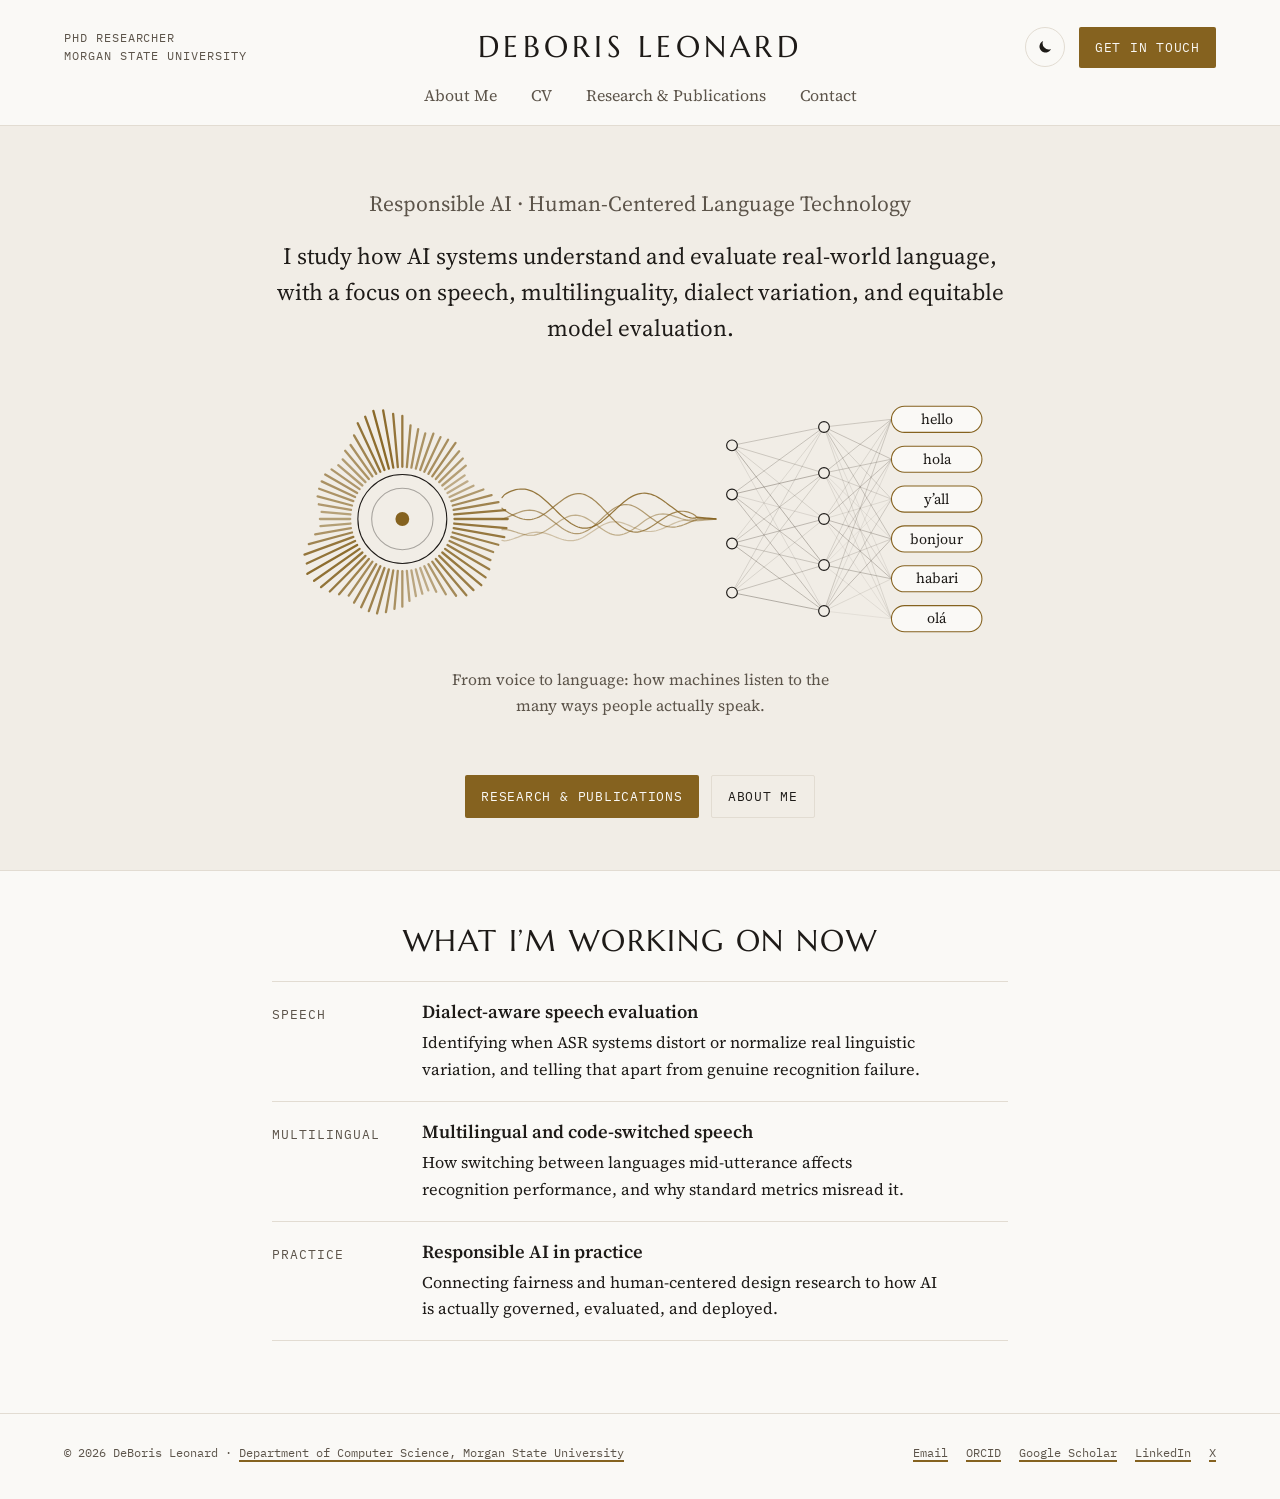
<file: index.html>
<!doctype html>
<html lang="en">
<head>
<meta charset="utf-8">
<meta name="viewport" content="width=device-width, initial-scale=1, viewport-fit=cover">
<meta name="color-scheme" content="light dark">
<title>DeBoris Leonard</title>
<meta name="description" content="DeBoris Leonard, PhD researcher in responsible AI and human-centered language technology at Morgan State University.">
<link rel="preconnect" href="https://fonts.googleapis.com">
<link rel="preconnect" href="https://fonts.gstatic.com" crossorigin>
<link rel="stylesheet" href="https://fonts.googleapis.com/css2?family=IBM+Plex+Mono:wght@400;500&family=Marcellus&family=Source+Serif+4:ital,opsz,wght@0,8..60,400;0,8..60,600;1,8..60,400&display=swap">
<link rel="stylesheet" href="style.css">
<script>try{var t=localStorage.getItem('theme');if(t==='light'||t==='dark')document.documentElement.setAttribute('data-theme',t)}catch(e){}</script>
</head>
<body>
<header class="site-header">
  <div class="bar">
    <div class="affil">PhD Researcher<br>Morgan State University</div>
    <a class="name" href="./">DeBoris Leonard</a>
    <div class="cta-wrap"><button class="theme-btn" type="button" id="theme-btn" aria-label="Switch to dark mode"><svg class="i-moon" viewBox="0 0 24 24" aria-hidden="true"><path d="M20 14.5A8 8 0 0 1 9.5 4a8 8 0 1 0 10.5 10.5z"/></svg><svg class="i-sun" viewBox="0 0 24 24" aria-hidden="true"><circle cx="12" cy="12" r="4.2"/><path d="M12 2.5v2.2M12 19.3v2.2M2.5 12h2.2M19.3 12h2.2M5.3 5.3l1.6 1.6M17.1 17.1l1.6 1.6M5.3 18.7l1.6-1.6M17.1 6.9l1.6-1.6"/></svg></button><a class="btn" href="contact.html">Get in touch</a></div>
    <button class="menu-btn" type="button" aria-controls="site-nav" aria-expanded="false" aria-label="Open menu"><span></span><span></span></button>
  </div>
  <nav class="nav" id="site-nav" aria-label="Primary">
    <ul><li><a href="about.html">About Me</a></li><li><a href="cv.html">CV</a></li><li><a href="research.html">Research &amp; Publications</a></li><li><a href="contact.html">Contact</a></li></ul>
    <div class="mobile-extra"><a href="contact.html#email">Email</a><a href="https://orcid.org/0009-0004-9629-7896">ORCID</a><a href="https://scholar.google.com/citations?user=uia6FFUAAAAJ">Google Scholar</a><a href="https://www.linkedin.com/in/deboris-leonard-57173354">LinkedIn</a><a href="https://x.com/Phrozen_Ten">X</a></div>
  </nav>
</header>
<section class="hero-band"><div class="hero-inner">
<div class="hero-grid centered">
  <div>
    <p class="who">PhD Researcher · Morgan State University</p>
    <p class="tagline">Responsible AI · Human-Centered Language Technology</p>
    <p class="lede">I study how AI systems understand and evaluate real-world language, with a focus on speech, multilinguality, dialect variation, and equitable model evaluation.</p>
  </div>
  <figure class="illo">
    <svg viewBox="0 0 960 360" role="img" aria-labelledby="illo-title illo-desc" preserveAspectRatio="xMidYMid meet"><title id="illo-title">From voice to language</title><desc id="illo-desc">A glowing circle of sound bars represents a speaking voice. Sound waves flow from it into a network of connected nodes that ends in greetings from different languages and varieties: hello, hola, y’all, bonjour, habari, and olá.</desc><polyline class="flow" stroke-opacity="0.85" points="300,152.0 303,148.5 306,146.6 309,145.0 312,143.7 315,142.6 318,141.8 321,141.2 324,140.9 327,140.9 330,141.1 333,141.7 336,142.6 339,143.7 342,145.1 345,146.9 348,148.8 351,151.0 354,153.5 357,156.1 360,158.8 363,161.7 366,164.6 369,167.5 372,170.5 375,173.4 378,176.2 381,178.9 384,181.4 387,183.7 390,185.8 393,187.6 396,189.2 399,190.4 402,191.3 405,191.8 408,192.0 411,191.8 414,191.3 417,190.5 420,189.3 423,187.8 426,186.1 429,184.1 432,181.8 435,179.4 438,176.8 441,174.1 444,171.4 447,168.6 450,165.8 453,163.0 456,160.4 459,157.9 462,155.6 465,153.4 468,151.5 471,149.9 474,148.6 477,147.5 480,146.8 483,146.4 486,146.3 489,146.5 492,147.1 495,147.9 498,149.1 501,150.4 504,152.1 507,153.9 510,155.9 513,158.0 516,160.3 519,162.6 522,164.8 525,167.1 528,169.3 531,171.4 534,173.3 537,175.0 540,176.5 543,177.7 546,178.6 549,179.0 552,178.9 555,177.5 558,177.8 561,178.1 564,178.4 567,178.7 570,179.0 573,179.3 576,179.6 579,179.9"/><polyline class="flow" stroke-opacity="0.72" points="300,166.0 303,168.5 306,170.3 309,172.1 312,173.8 315,175.3 318,176.8 321,178.1 324,179.1 327,180.0 330,180.5 333,180.8 336,180.7 339,180.4 342,179.7 345,178.7 348,177.5 351,175.9 354,174.1 357,172.1 360,169.9 363,167.6 366,165.2 369,162.8 372,160.4 375,158.0 378,155.8 381,153.7 384,151.8 387,150.2 390,148.8 393,147.8 396,147.2 399,146.9 402,147.0 405,147.4 408,148.3 411,149.6 414,151.2 417,153.1 420,155.4 423,157.9 426,160.7 429,163.6 432,166.7 435,169.9 438,173.1 441,176.3 444,179.4 447,182.4 450,185.2 453,187.8 456,190.1 459,192.2 462,193.9 465,195.2 468,196.2 471,196.9 474,197.1 477,197.0 480,196.5 483,195.7 486,194.6 489,193.2 492,191.6 495,189.8 498,187.9 501,185.8 504,183.7 507,181.6 510,179.6 513,177.6 516,175.8 519,174.2 522,172.7 525,171.6 528,170.7 531,170.1 534,169.9 537,169.9 540,170.3 543,171.0 546,172.1 549,173.5 552,175.5 555,178.7 558,178.9 561,179.0 564,179.2 567,179.3 570,179.5 573,179.6 576,179.8 579,179.9"/><polyline class="flow" stroke-opacity="0.59" points="300,180.0 303,179.1 306,178.1 309,176.9 312,175.6 315,174.3 318,173.0 321,171.8 324,170.7 327,169.8 330,169.1 333,168.7 336,168.5 339,168.7 342,169.1 345,169.9 348,171.0 351,172.4 354,174.0 357,175.9 360,178.0 363,180.2 366,182.5 369,184.9 372,187.2 375,189.5 378,191.7 381,193.6 384,195.4 387,196.8 390,197.9 393,198.7 396,199.1 399,199.1 402,198.7 405,197.9 408,196.7 411,195.2 414,193.3 417,191.1 420,188.7 423,186.1 426,183.4 429,180.6 432,177.8 435,175.0 438,172.3 441,169.9 444,167.6 447,165.7 450,164.0 453,162.7 456,161.8 459,161.3 462,161.1 465,161.4 468,162.0 471,163.0 474,164.4 477,166.0 480,167.8 483,169.9 486,172.1 489,174.4 492,176.7 495,178.9 498,181.1 501,183.2 504,185.0 507,186.7 510,188.1 513,189.2 516,190.0 519,190.4 522,190.6 525,190.5 528,190.1 531,189.4 534,188.6 537,187.5 540,186.3 543,185.1 546,183.8 549,182.5 552,181.3 555,180.0 558,180.0 561,180.0 564,180.0 567,180.0 570,180.0 573,180.0 576,180.0 579,180.0"/><polyline class="flow" stroke-opacity="0.46" points="300,194.0 303,193.7 306,193.9 309,194.5 312,195.2 315,196.1 318,197.0 321,198.0 324,198.9 327,199.7 330,200.4 333,200.9 336,201.2 339,201.2 342,200.9 345,200.4 348,199.5 351,198.4 354,197.0 357,195.3 360,193.5 363,191.5 366,189.4 369,187.2 372,185.1 375,183.0 378,181.1 381,179.3 384,177.8 387,176.6 390,175.7 393,175.2 396,175.0 399,175.2 402,175.8 405,176.7 408,177.9 411,179.5 414,181.3 417,183.3 420,185.4 423,187.6 426,189.9 429,192.0 432,194.1 435,196.0 438,197.6 441,199.0 444,200.0 447,200.7 450,201.0 453,200.9 456,200.4 459,199.6 462,198.5 465,197.0 468,195.3 471,193.3 474,191.2 477,189.0 480,186.8 483,184.5 486,182.4 489,180.4 492,178.6 495,177.0 498,175.7 501,174.7 504,173.9 507,173.5 510,173.4 513,173.6 516,174.0 519,174.7 522,175.5 525,176.5 528,177.5 531,178.6 534,179.7 537,180.6 540,181.5 543,182.1 546,182.6 549,182.7 552,182.4 555,181.3 558,181.1 561,181.0 564,180.8 567,180.7 570,180.5 573,180.4 576,180.2 579,180.1"/><polyline class="flow" stroke-opacity="0.33" points="300,208.0 303,208.4 306,208.1 309,207.5 312,206.7 315,205.8 318,204.7 321,203.6 324,202.4 327,201.3 330,200.2 333,199.2 336,198.4 339,197.8 342,197.4 345,197.2 348,197.3 351,197.6 354,198.1 357,198.8 360,199.7 363,200.8 366,201.9 369,203.1 372,204.3 375,205.4 378,206.4 381,207.2 384,207.8 387,208.2 390,208.3 393,208.1 396,207.6 399,206.8 402,205.7 405,204.4 408,202.8 411,201.0 414,199.0 417,197.0 420,194.9 423,192.9 426,191.0 429,189.2 432,187.5 435,186.2 438,185.1 441,184.2 444,183.7 447,183.6 450,183.7 453,184.1 456,184.8 459,185.7 462,186.8 465,188.0 468,189.3 471,190.7 474,191.9 477,193.1 480,194.2 483,195.1 486,195.8 489,196.2 492,196.3 495,196.2 498,195.9 501,195.3 504,194.4 507,193.4 510,192.2 513,190.9 516,189.5 519,188.1 522,186.7 525,185.4 528,184.2 531,183.2 534,182.3 537,181.7 540,181.2 543,181.0 546,180.9 549,181.1 552,181.5 555,182.5 558,182.2 561,181.9 564,181.6 567,181.3 570,181.0 573,180.7 576,180.4 579,180.1"/><line class="edge" x1="600" y1="84" x2="720" y2="60" stroke-opacity="0.37"/><line class="edge" x1="600" y1="84" x2="720" y2="120" stroke-opacity="0.33"/><line class="edge" x1="600" y1="84" x2="720" y2="180" stroke-opacity="0.24"/><line class="edge" x1="600" y1="84" x2="720" y2="240" stroke-opacity="0.53"/><line class="edge" x1="600" y1="84" x2="720" y2="300" stroke-opacity="0.18"/><line class="edge" x1="600" y1="148" x2="720" y2="60" stroke-opacity="0.38"/><line class="edge" x1="600" y1="148" x2="720" y2="120" stroke-opacity="0.54"/><line class="edge" x1="600" y1="148" x2="720" y2="180" stroke-opacity="0.21"/><line class="edge" x1="600" y1="148" x2="720" y2="240" stroke-opacity="0.40"/><line class="edge" x1="600" y1="148" x2="720" y2="300" stroke-opacity="0.43"/><line class="edge" x1="600" y1="212" x2="720" y2="60" stroke-opacity="0.20"/><line class="edge" x1="600" y1="212" x2="720" y2="120" stroke-opacity="0.33"/><line class="edge" x1="600" y1="212" x2="720" y2="180" stroke-opacity="0.46"/><line class="edge" x1="600" y1="212" x2="720" y2="240" stroke-opacity="0.36"/><line class="edge" x1="600" y1="212" x2="720" y2="300" stroke-opacity="0.47"/><line class="edge" x1="600" y1="276" x2="720" y2="60" stroke-opacity="0.24"/><line class="edge" x1="600" y1="276" x2="720" y2="120" stroke-opacity="0.28"/><line class="edge" x1="600" y1="276" x2="720" y2="180" stroke-opacity="0.22"/><line class="edge" x1="600" y1="276" x2="720" y2="240" stroke-opacity="0.38"/><line class="edge" x1="600" y1="276" x2="720" y2="300" stroke-opacity="0.55"/><line class="edge" x1="720" y1="60" x2="808" y2="50" stroke-opacity="0.33"/><line class="edge" x1="720" y1="60" x2="808" y2="102" stroke-opacity="0.39"/><line class="edge" x1="720" y1="60" x2="808" y2="154" stroke-opacity="0.25"/><line class="edge" x1="720" y1="60" x2="808" y2="206" stroke-opacity="0.38"/><line class="edge" x1="720" y1="60" x2="808" y2="258" stroke-opacity="0.16"/><line class="edge" x1="720" y1="60" x2="808" y2="310" stroke-opacity="0.22"/><line class="edge" x1="720" y1="120" x2="808" y2="50" stroke-opacity="0.36"/><line class="edge" x1="720" y1="120" x2="808" y2="102" stroke-opacity="0.37"/><line class="edge" x1="720" y1="120" x2="808" y2="154" stroke-opacity="0.27"/><line class="edge" x1="720" y1="120" x2="808" y2="206" stroke-opacity="0.15"/><line class="edge" x1="720" y1="120" x2="808" y2="258" stroke-opacity="0.21"/><line class="edge" x1="720" y1="120" x2="808" y2="310" stroke-opacity="0.19"/><line class="edge" x1="720" y1="180" x2="808" y2="50" stroke-opacity="0.22"/><line class="edge" x1="720" y1="180" x2="808" y2="102" stroke-opacity="0.40"/><line class="edge" x1="720" y1="180" x2="808" y2="154" stroke-opacity="0.19"/><line class="edge" x1="720" y1="180" x2="808" y2="206" stroke-opacity="0.43"/><line class="edge" x1="720" y1="180" x2="808" y2="258" stroke-opacity="0.43"/><line class="edge" x1="720" y1="180" x2="808" y2="310" stroke-opacity="0.14"/><line class="edge" x1="720" y1="240" x2="808" y2="50" stroke-opacity="0.25"/><line class="edge" x1="720" y1="240" x2="808" y2="102" stroke-opacity="0.29"/><line class="edge" x1="720" y1="240" x2="808" y2="154" stroke-opacity="0.13"/><line class="edge" x1="720" y1="240" x2="808" y2="206" stroke-opacity="0.27"/><line class="edge" x1="720" y1="240" x2="808" y2="258" stroke-opacity="0.44"/><line class="edge" x1="720" y1="240" x2="808" y2="310" stroke-opacity="0.16"/><line class="edge" x1="720" y1="300" x2="808" y2="50" stroke-opacity="0.33"/><line class="edge" x1="720" y1="300" x2="808" y2="102" stroke-opacity="0.16"/><line class="edge" x1="720" y1="300" x2="808" y2="154" stroke-opacity="0.32"/><line class="edge" x1="720" y1="300" x2="808" y2="206" stroke-opacity="0.43"/><line class="edge" x1="720" y1="300" x2="808" y2="258" stroke-opacity="0.19"/><line class="edge" x1="720" y1="300" x2="808" y2="310" stroke-opacity="0.12"/><circle class="node" cx="600" cy="84" r="7"/><circle class="node" cx="600" cy="148" r="7"/><circle class="node" cx="600" cy="212" r="7"/><circle class="node" cx="600" cy="276" r="7"/><circle class="node" cx="720" cy="60" r="7"/><circle class="node" cx="720" cy="120" r="7"/><circle class="node" cx="720" cy="180" r="7"/><circle class="node" cx="720" cy="240" r="7"/><circle class="node" cx="720" cy="300" r="7"/><rect class="chip" x="808" y="33" width="118" height="34" rx="17"/><text class="chip-text" x="867" y="56" text-anchor="middle">hello</text><rect class="chip" x="808" y="85" width="118" height="34" rx="17"/><text class="chip-text" x="867" y="108" text-anchor="middle">hola</text><rect class="chip" x="808" y="137" width="118" height="34" rx="17"/><text class="chip-text" x="867" y="160" text-anchor="middle">y’all</text><rect class="chip" x="808" y="189" width="118" height="34" rx="17"/><text class="chip-text" x="867" y="212" text-anchor="middle">bonjour</text><rect class="chip" x="808" y="241" width="118" height="34" rx="17"/><text class="chip-text" x="867" y="264" text-anchor="middle">habari</text><rect class="chip" x="808" y="293" width="118" height="34" rx="17"/><text class="chip-text" x="867" y="316" text-anchor="middle">olá</text><circle class="ring" cx="170" cy="180" r="58"/><circle class="ring faint" cx="170" cy="180" r="40"/><circle class="core" cx="170" cy="180" r="9"/><line class="bar" x1="238.0" y1="180.0" x2="307.4" y2="180.0" stroke-opacity="0.86"/><line class="bar" x1="237.7" y1="185.9" x2="305.8" y2="191.9" stroke-opacity="0.85"/><line class="bar" x1="237.0" y1="191.8" x2="303.0" y2="203.5" stroke-opacity="0.84"/><line class="bar" x1="235.7" y1="197.6" x2="295.2" y2="213.6" stroke-opacity="0.79"/><line class="bar" x1="233.9" y1="203.3" x2="288.4" y2="223.1" stroke-opacity="0.75"/><line class="bar" x1="231.6" y1="208.7" x2="284.9" y2="233.6" stroke-opacity="0.76"/><line class="bar" x1="228.9" y1="214.0" x2="283.4" y2="245.5" stroke-opacity="0.80"/><line class="bar" x1="225.7" y1="219.0" x2="278.6" y2="256.1" stroke-opacity="0.82"/><line class="bar" x1="222.1" y1="223.7" x2="273.0" y2="266.4" stroke-opacity="0.83"/><line class="bar" x1="218.1" y1="228.1" x2="262.8" y2="272.8" stroke-opacity="0.80"/><line class="bar" x1="213.7" y1="232.1" x2="253.5" y2="279.6" stroke-opacity="0.79"/><line class="bar" x1="209.0" y1="235.7" x2="240.1" y2="280.1" stroke-opacity="0.71"/><line class="bar" x1="204.0" y1="238.9" x2="226.7" y2="278.1" stroke-opacity="0.62"/><line class="bar" x1="198.7" y1="241.6" x2="214.2" y2="274.8" stroke-opacity="0.54"/><line class="bar" x1="193.3" y1="243.9" x2="203.9" y2="273.1" stroke-opacity="0.48"/><line class="bar" x1="187.6" y1="245.7" x2="196.1" y2="277.4" stroke-opacity="0.50"/><line class="bar" x1="181.8" y1="247.0" x2="187.7" y2="280.5" stroke-opacity="0.51"/><line class="bar" x1="175.9" y1="247.7" x2="179.3" y2="286.8" stroke-opacity="0.56"/><line class="bar" x1="170.0" y1="248.0" x2="170.0" y2="294.3" stroke-opacity="0.63"/><line class="bar" x1="164.1" y1="247.7" x2="159.7" y2="297.2" stroke-opacity="0.67"/><line class="bar" x1="158.2" y1="247.0" x2="148.6" y2="301.5" stroke-opacity="0.72"/><line class="bar" x1="152.4" y1="245.7" x2="137.0" y2="303.1" stroke-opacity="0.76"/><line class="bar" x1="146.7" y1="243.9" x2="126.3" y2="300.1" stroke-opacity="0.77"/><line class="bar" x1="141.3" y1="241.6" x2="116.3" y2="295.1" stroke-opacity="0.76"/><line class="bar" x1="136.0" y1="238.9" x2="107.0" y2="289.1" stroke-opacity="0.75"/><line class="bar" x1="131.0" y1="235.7" x2="100.0" y2="279.9" stroke-opacity="0.71"/><line class="bar" x1="126.3" y1="232.1" x2="87.5" y2="278.3" stroke-opacity="0.77"/><line class="bar" x1="121.9" y1="228.1" x2="75.4" y2="274.6" stroke-opacity="0.83"/><line class="bar" x1="117.9" y1="223.7" x2="64.0" y2="268.9" stroke-opacity="0.87"/><line class="bar" x1="114.3" y1="219.0" x2="54.9" y2="260.6" stroke-opacity="0.89"/><line class="bar" x1="111.1" y1="214.0" x2="46.1" y2="251.5" stroke-opacity="0.92"/><line class="bar" x1="108.4" y1="208.7" x2="45.4" y2="238.1" stroke-opacity="0.87"/><line class="bar" x1="106.1" y1="203.3" x2="42.4" y2="226.4" stroke-opacity="0.85"/><line class="bar" x1="104.3" y1="197.6" x2="48.0" y2="212.7" stroke-opacity="0.75"/><line class="bar" x1="103.0" y1="191.8" x2="56.3" y2="200.1" stroke-opacity="0.64"/><line class="bar" x1="102.3" y1="185.9" x2="63.2" y2="189.3" stroke-opacity="0.56"/><line class="bar" x1="102.0" y1="180.0" x2="62.5" y2="180.0" stroke-opacity="0.56"/><line class="bar" x1="102.3" y1="174.1" x2="64.7" y2="170.8" stroke-opacity="0.55"/><line class="bar" x1="103.0" y1="168.2" x2="61.1" y2="160.8" stroke-opacity="0.60"/><line class="bar" x1="104.3" y1="162.4" x2="59.5" y2="150.4" stroke-opacity="0.63"/><line class="bar" x1="106.1" y1="156.7" x2="61.5" y2="140.5" stroke-opacity="0.64"/><line class="bar" x1="108.4" y1="151.3" x2="64.8" y2="130.9" stroke-opacity="0.65"/><line class="bar" x1="111.1" y1="146.0" x2="69.4" y2="121.9" stroke-opacity="0.65"/><line class="bar" x1="114.3" y1="141.0" x2="77.6" y2="115.3" stroke-opacity="0.62"/><line class="bar" x1="117.9" y1="136.3" x2="86.4" y2="109.8" stroke-opacity="0.58"/><line class="bar" x1="121.9" y1="131.9" x2="92.2" y2="102.2" stroke-opacity="0.59"/><line class="bar" x1="126.3" y1="127.9" x2="95.4" y2="91.0" stroke-opacity="0.65"/><line class="bar" x1="131.0" y1="124.3" x2="102.5" y2="83.5" stroke-opacity="0.67"/><line class="bar" x1="136.0" y1="121.1" x2="107.0" y2="70.9" stroke-opacity="0.75"/><line class="bar" x1="141.3" y1="118.4" x2="111.8" y2="55.1" stroke-opacity="0.87"/><line class="bar" x1="146.7" y1="116.1" x2="121.5" y2="46.6" stroke-opacity="0.91"/><line class="bar" x1="152.4" y1="114.3" x2="132.2" y2="39.0" stroke-opacity="0.95"/><line class="bar" x1="158.2" y1="113.0" x2="145.0" y2="38.4" stroke-opacity="0.93"/><line class="bar" x1="164.1" y1="112.3" x2="158.0" y2="42.8" stroke-opacity="0.87"/><line class="bar" x1="170.0" y1="112.0" x2="170.0" y2="45.5" stroke-opacity="0.83"/><line class="bar" x1="175.9" y1="112.3" x2="180.7" y2="57.8" stroke-opacity="0.72"/><line class="bar" x1="181.8" y1="113.0" x2="190.7" y2="62.8" stroke-opacity="0.68"/><line class="bar" x1="187.6" y1="114.3" x2="199.9" y2="68.4" stroke-opacity="0.65"/><line class="bar" x1="193.3" y1="116.1" x2="210.5" y2="68.7" stroke-opacity="0.67"/><line class="bar" x1="198.7" y1="118.4" x2="219.8" y2="73.2" stroke-opacity="0.67"/><line class="bar" x1="204.0" y1="121.1" x2="229.7" y2="76.6" stroke-opacity="0.68"/><line class="bar" x1="209.0" y1="124.3" x2="239.4" y2="80.8" stroke-opacity="0.70"/><line class="bar" x1="213.7" y1="127.9" x2="244.1" y2="91.7" stroke-opacity="0.64"/><line class="bar" x1="218.1" y1="131.9" x2="248.9" y2="101.1" stroke-opacity="0.61"/><line class="bar" x1="222.1" y1="136.3" x2="252.8" y2="110.5" stroke-opacity="0.57"/><line class="bar" x1="225.7" y1="141.0" x2="251.3" y2="123.1" stroke-opacity="0.48"/><line class="bar" x1="228.9" y1="146.0" x2="255.0" y2="130.9" stroke-opacity="0.47"/><line class="bar" x1="231.6" y1="151.3" x2="262.8" y2="136.7" stroke-opacity="0.51"/><line class="bar" x1="233.9" y1="156.7" x2="275.7" y2="141.5" stroke-opacity="0.61"/><line class="bar" x1="235.7" y1="162.4" x2="286.4" y2="148.8" stroke-opacity="0.70"/><line class="bar" x1="237.0" y1="168.2" x2="295.3" y2="157.9" stroke-opacity="0.76"/><line class="bar" x1="237.7" y1="174.1" x2="304.1" y2="168.3" stroke-opacity="0.84"/></svg>
    <figcaption>From voice to language: how machines listen to the many ways people actually speak.</figcaption>
  </figure>
  <div class="hero-actions">
    <a class="btn" href="research.html">Research &amp; publications</a>
    <a class="btn ghost" href="about.html">About me</a>
  </div>
</div>
</div></section>
<main>
<section class="centered" aria-labelledby="now-h">
  <h2 id="now-h">What I’m working on now</h2>
  <ul class="now">
    <li><span class="label">Speech</span><div><h3>Dialect-aware speech evaluation</h3><p>Identifying when ASR systems distort or normalize real linguistic variation, and telling that apart from genuine recognition failure.</p></div></li>
    <li><span class="label">Multilingual</span><div><h3>Multilingual and code-switched speech</h3><p>How switching between languages mid-utterance affects recognition performance, and why standard metrics misread it.</p></div></li>
    <li><span class="label">Practice</span><div><h3>Responsible AI in practice</h3><p>Connecting fairness and human-centered design research to how AI is actually governed, evaluated, and deployed.</p></div></li>
  </ul>
</section>
</main>
<footer class="site-footer">
  <div class="inner">
    <span>© 2026 DeBoris Leonard · <a href="https://www.morgan.edu/scmns/computerscience">Department of Computer Science, Morgan State University</a></span>
    <span class="links"><a href="contact.html#email">Email</a><a href="https://orcid.org/0009-0004-9629-7896">ORCID</a><a href="https://scholar.google.com/citations?user=uia6FFUAAAAJ">Google Scholar</a><a href="https://www.linkedin.com/in/deboris-leonard-57173354">LinkedIn</a><a href="https://x.com/Phrozen_Ten">X</a><button type="button" class="linklike" id="theme-reset" hidden>Use device setting</button></span>
  </div>
</footer>
<script src="nav.js"></script>
</body>
</html>
</file>
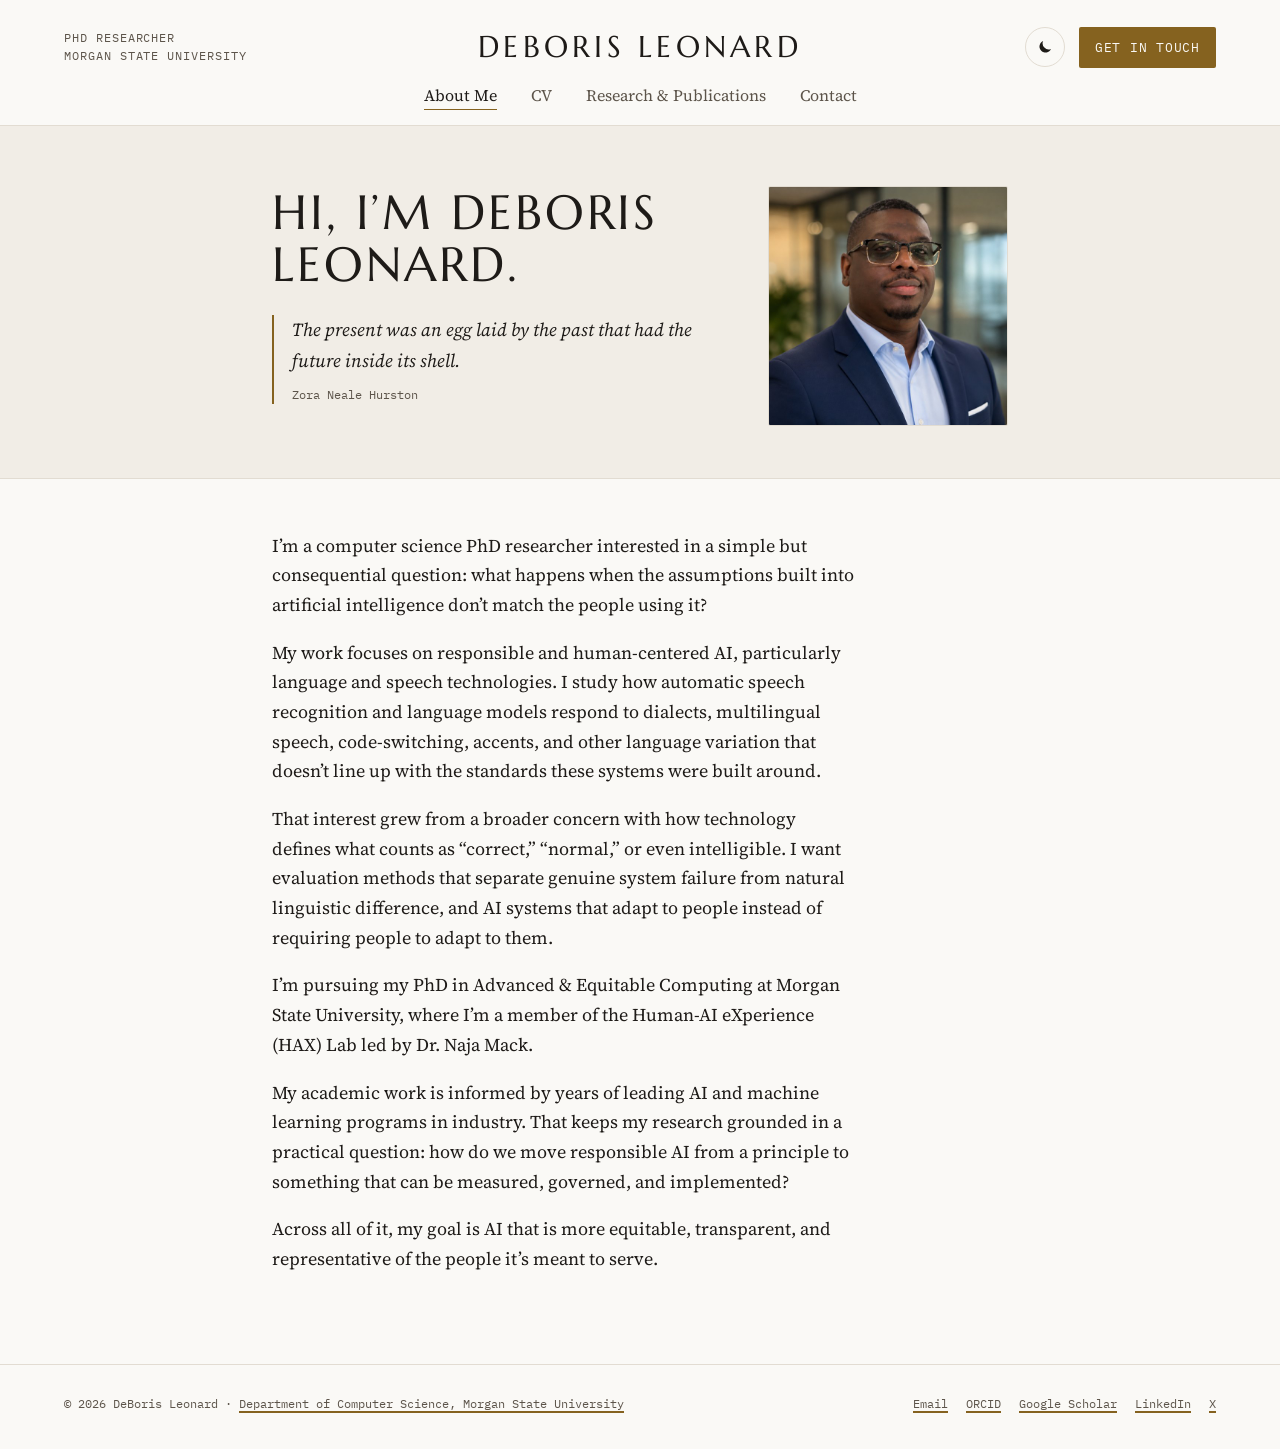
<file: about.html>
<!doctype html>
<html lang="en">
<head>
<meta charset="utf-8">
<meta name="viewport" content="width=device-width, initial-scale=1, viewport-fit=cover">
<meta name="color-scheme" content="light dark">
<title>About · DeBoris Leonard</title>
<meta name="description" content="DeBoris Leonard, PhD researcher in responsible AI and human-centered language technology at Morgan State University.">
<link rel="preconnect" href="https://fonts.googleapis.com">
<link rel="preconnect" href="https://fonts.gstatic.com" crossorigin>
<link rel="stylesheet" href="https://fonts.googleapis.com/css2?family=IBM+Plex+Mono:wght@400;500&family=Marcellus&family=Source+Serif+4:ital,opsz,wght@0,8..60,400;0,8..60,600;1,8..60,400&display=swap">
<link rel="stylesheet" href="style.css">
<script>try{var t=localStorage.getItem('theme');if(t==='light'||t==='dark')document.documentElement.setAttribute('data-theme',t)}catch(e){}</script>
</head>
<body>
<header class="site-header">
  <div class="bar">
    <div class="affil">PhD Researcher<br>Morgan State University</div>
    <a class="name" href="./">DeBoris Leonard</a>
    <div class="cta-wrap"><button class="theme-btn" type="button" id="theme-btn" aria-label="Switch to dark mode"><svg class="i-moon" viewBox="0 0 24 24" aria-hidden="true"><path d="M20 14.5A8 8 0 0 1 9.5 4a8 8 0 1 0 10.5 10.5z"/></svg><svg class="i-sun" viewBox="0 0 24 24" aria-hidden="true"><circle cx="12" cy="12" r="4.2"/><path d="M12 2.5v2.2M12 19.3v2.2M2.5 12h2.2M19.3 12h2.2M5.3 5.3l1.6 1.6M17.1 17.1l1.6 1.6M5.3 18.7l1.6-1.6M17.1 6.9l1.6-1.6"/></svg></button><a class="btn" href="contact.html">Get in touch</a></div>
    <button class="menu-btn" type="button" aria-controls="site-nav" aria-expanded="false" aria-label="Open menu"><span></span><span></span></button>
  </div>
  <nav class="nav" id="site-nav" aria-label="Primary">
    <ul><li><a href="about.html" aria-current="page">About Me</a></li><li><a href="cv.html">CV</a></li><li><a href="research.html">Research &amp; Publications</a></li><li><a href="contact.html">Contact</a></li></ul>
    <div class="mobile-extra"><a href="contact.html#email">Email</a><a href="https://orcid.org/0009-0004-9629-7896">ORCID</a><a href="https://scholar.google.com/citations?user=uia6FFUAAAAJ">Google Scholar</a><a href="https://www.linkedin.com/in/deboris-leonard-57173354">LinkedIn</a><a href="https://x.com/Phrozen_Ten">X</a></div>
  </nav>
</header>
<section class="hero-band"><div class="hero-inner">
<div class="about-top">
  <div>
    <h1>Hi, I’m DeBoris Leonard.</h1>
    <blockquote>The present was an egg laid by the past that had the future inside its shell.<cite>Zora Neale Hurston</cite></blockquote>
  </div>
  <img class="portrait" src="portrait.jpg" width="480" height="480" alt="Portrait of DeBoris Leonard">
</div>
</div></section>
<main>
<div>
  <p>I’m a computer science PhD researcher interested in a simple but consequential question: what happens when the assumptions built into artificial intelligence don’t match the people using it?</p>
  <p>My work focuses on responsible and human-centered AI, particularly language and speech technologies. I study how automatic speech recognition and language models respond to dialects, multilingual speech, code-switching, accents, and other language variation that doesn’t line up with the standards these systems were built around.</p>
  <p>That interest grew from a broader concern with how technology defines what counts as “correct,” “normal,” or even intelligible. I want evaluation methods that separate genuine system failure from natural linguistic difference, and AI systems that adapt to people instead of requiring people to adapt to them.</p>
  <p>I’m pursuing my PhD in Advanced &amp; Equitable Computing at Morgan State University, where I’m a member of the Human-AI eXperience (HAX) Lab led by Dr. Naja Mack.</p>
  <p>My academic work is informed by years of leading AI and machine learning programs in industry. That keeps my research grounded in a practical question: how do we move responsible AI from a principle to something that can be measured, governed, and implemented?</p>
  <p>Across all of it, my goal is AI that is more equitable, transparent, and representative of the people it’s meant to serve.</p>
</div>
</main>
<footer class="site-footer">
  <div class="inner">
    <span>© 2026 DeBoris Leonard · <a href="https://www.morgan.edu/scmns/computerscience">Department of Computer Science, Morgan State University</a></span>
    <span class="links"><a href="contact.html#email">Email</a><a href="https://orcid.org/0009-0004-9629-7896">ORCID</a><a href="https://scholar.google.com/citations?user=uia6FFUAAAAJ">Google Scholar</a><a href="https://www.linkedin.com/in/deboris-leonard-57173354">LinkedIn</a><a href="https://x.com/Phrozen_Ten">X</a><button type="button" class="linklike" id="theme-reset" hidden>Use device setting</button></span>
  </div>
</footer>
<script src="nav.js"></script>
</body>
</html>
</file>
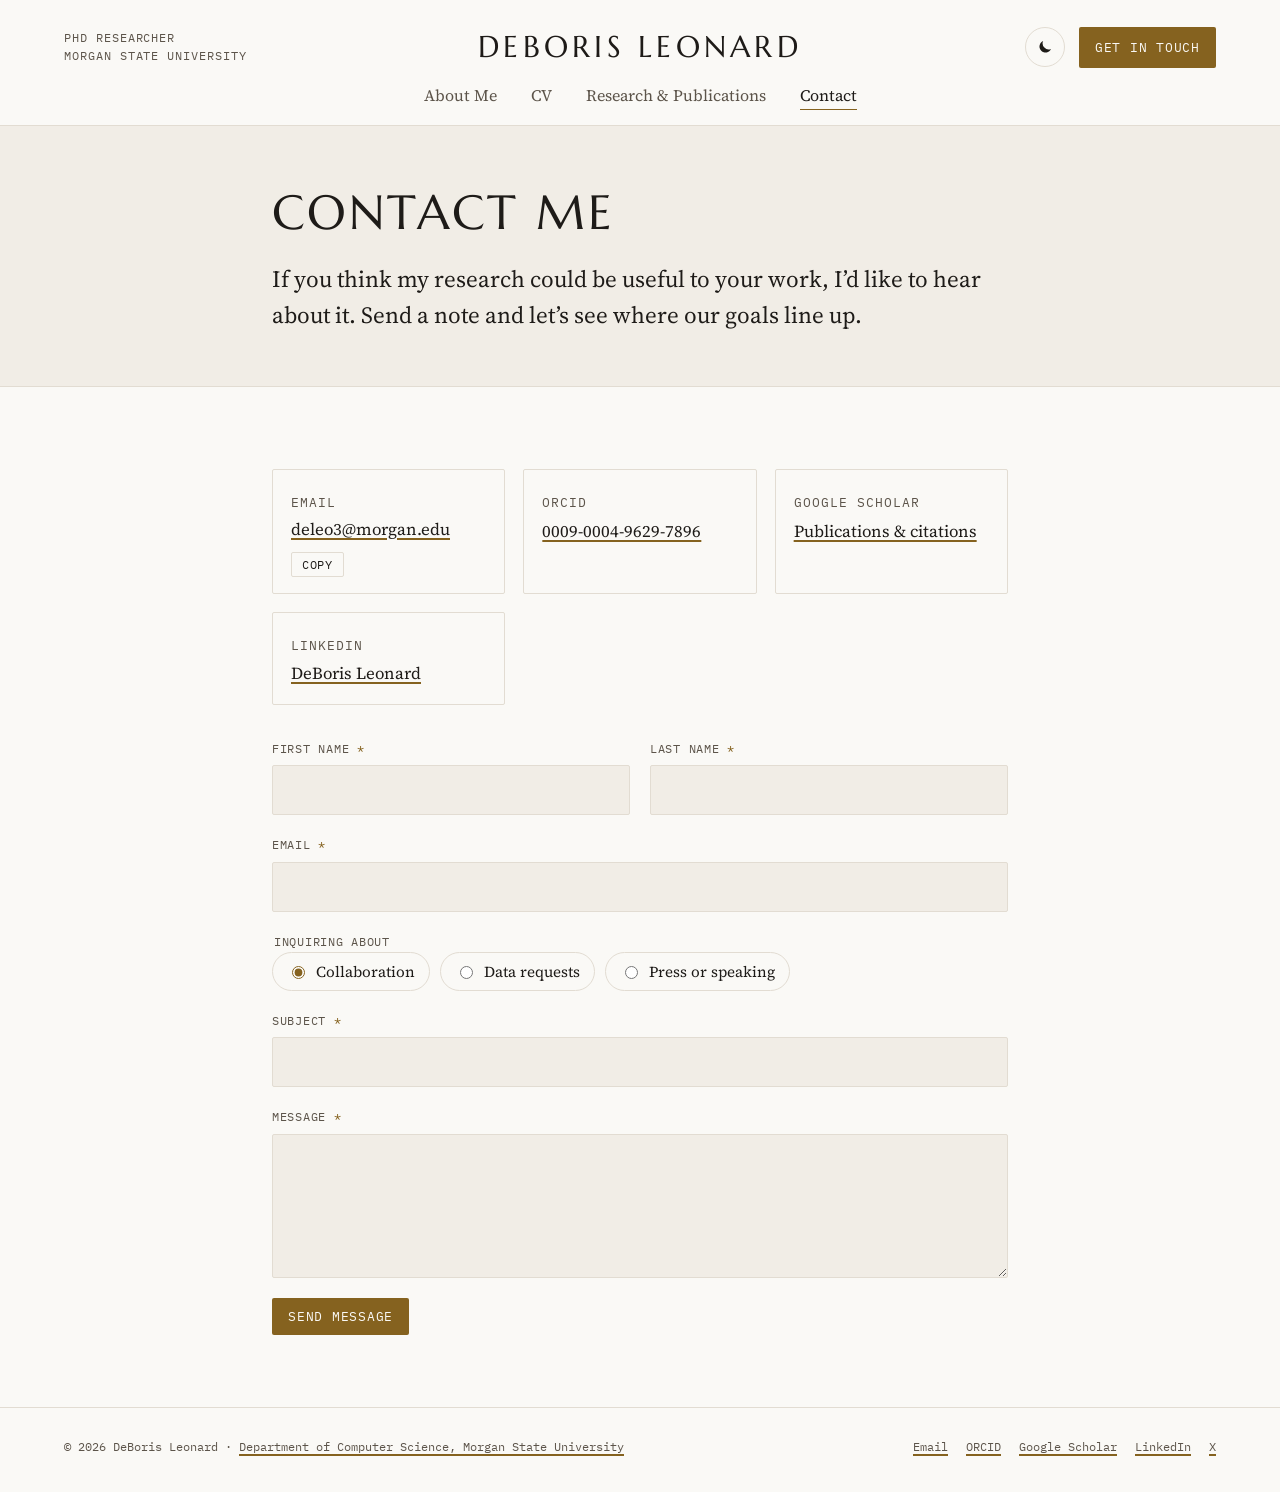
<file: contact.html>
<!doctype html>
<html lang="en">
<head>
<meta charset="utf-8">
<meta name="viewport" content="width=device-width, initial-scale=1, viewport-fit=cover">
<meta name="color-scheme" content="light dark">
<title>Contact · DeBoris Leonard</title>
<meta name="description" content="DeBoris Leonard, PhD researcher in responsible AI and human-centered language technology at Morgan State University.">
<link rel="preconnect" href="https://fonts.googleapis.com">
<link rel="preconnect" href="https://fonts.gstatic.com" crossorigin>
<link rel="stylesheet" href="https://fonts.googleapis.com/css2?family=IBM+Plex+Mono:wght@400;500&family=Marcellus&family=Source+Serif+4:ital,opsz,wght@0,8..60,400;0,8..60,600;1,8..60,400&display=swap">
<link rel="stylesheet" href="style.css">
<script>try{var t=localStorage.getItem('theme');if(t==='light'||t==='dark')document.documentElement.setAttribute('data-theme',t)}catch(e){}</script>
</head>
<body>
<header class="site-header">
  <div class="bar">
    <div class="affil">PhD Researcher<br>Morgan State University</div>
    <a class="name" href="./">DeBoris Leonard</a>
    <div class="cta-wrap"><button class="theme-btn" type="button" id="theme-btn" aria-label="Switch to dark mode"><svg class="i-moon" viewBox="0 0 24 24" aria-hidden="true"><path d="M20 14.5A8 8 0 0 1 9.5 4a8 8 0 1 0 10.5 10.5z"/></svg><svg class="i-sun" viewBox="0 0 24 24" aria-hidden="true"><circle cx="12" cy="12" r="4.2"/><path d="M12 2.5v2.2M12 19.3v2.2M2.5 12h2.2M19.3 12h2.2M5.3 5.3l1.6 1.6M17.1 17.1l1.6 1.6M5.3 18.7l1.6-1.6M17.1 6.9l1.6-1.6"/></svg></button><a class="btn" href="contact.html">Get in touch</a></div>
    <button class="menu-btn" type="button" aria-controls="site-nav" aria-expanded="false" aria-label="Open menu"><span></span><span></span></button>
  </div>
  <nav class="nav" id="site-nav" aria-label="Primary">
    <ul><li><a href="about.html">About Me</a></li><li><a href="cv.html">CV</a></li><li><a href="research.html">Research &amp; Publications</a></li><li><a href="contact.html" aria-current="page">Contact</a></li></ul>
    <div class="mobile-extra"><a href="contact.html#email">Email</a><a href="https://orcid.org/0009-0004-9629-7896">ORCID</a><a href="https://scholar.google.com/citations?user=uia6FFUAAAAJ">Google Scholar</a><a href="https://www.linkedin.com/in/deboris-leonard-57173354">LinkedIn</a><a href="https://x.com/Phrozen_Ten">X</a></div>
  </nav>
</header>
<section class="hero-band"><div class="hero-inner">
<h1>Contact me</h1>
<p class="lede">If you think my research could be useful to your work, I’d like to hear about it. Send a note and let’s see where our goals line up.</p>
</div></section>
<main>
<div class="direct"><div id="email"><span class="label">Email</span><div class="copy-line"><a href="mailto:deleo3@morgan.edu" id="email-addr">deleo3@morgan.edu</a><button type="button" class="copy-btn" id="copy-email" data-copy="deleo3@morgan.edu">Copy</button></div></div><div><span class="label">ORCID</span><br><a href="https://orcid.org/0009-0004-9629-7896">0009-0004-9629-7896</a></div><div><span class="label">Google Scholar</span><br><a href="https://scholar.google.com/citations?user=uia6FFUAAAAJ">Publications &amp; citations</a></div><div><span class="label">LinkedIn</span><br><a href="https://www.linkedin.com/in/deboris-leonard-57173354">DeBoris Leonard</a></div></div>
<form id="contact-form" novalidate action="https://formspree.io/f/xnpnyopl" method="POST" data-fallback="deleo3@morgan.edu">
  <input type="hidden" name="_subject" value="New message from deborisleonard.com">
  <p hidden><label for="gotcha">Leave this empty</label><input id="gotcha" name="_gotcha" tabindex="-1" autocomplete="off"></p>
  <div class="field-row">
    <div class="field"><label for="first">First name <span class="req">*</span></label><input id="first" name="first" autocomplete="given-name" required></div>
    <div class="field"><label for="last">Last name <span class="req">*</span></label><input id="last" name="last" autocomplete="family-name" required></div>
  </div>
  <div class="field"><label for="email">Email <span class="req">*</span></label><input id="email" name="email" type="email" autocomplete="email" required></div>
  <fieldset>
    <legend>Inquiring about</legend>
    <div class="choices">
      <label><input type="radio" id="t-collab" name="topic" value="Collaboration" checked> Collaboration</label>
      <label><input type="radio" id="t-data" name="topic" value="Data requests"> Data requests</label>
      <label><input type="radio" id="t-press" name="topic" value="Press or speaking"> Press or speaking</label>
    </div>
  </fieldset>
  <div class="field"><label for="subject">Subject <span class="req">*</span></label><input id="subject" name="subject" required></div>
  <div class="field"><label for="message">Message <span class="req">*</span></label><textarea id="message" name="message" required></textarea></div>
  <div><button class="btn" type="submit">Send message</button></div>
  <p class="form-note" id="form-note" role="status" hidden></p>
</form>
</main>
<footer class="site-footer">
  <div class="inner">
    <span>© 2026 DeBoris Leonard · <a href="https://www.morgan.edu/scmns/computerscience">Department of Computer Science, Morgan State University</a></span>
    <span class="links"><a href="contact.html#email">Email</a><a href="https://orcid.org/0009-0004-9629-7896">ORCID</a><a href="https://scholar.google.com/citations?user=uia6FFUAAAAJ">Google Scholar</a><a href="https://www.linkedin.com/in/deboris-leonard-57173354">LinkedIn</a><a href="https://x.com/Phrozen_Ten">X</a><button type="button" class="linklike" id="theme-reset" hidden>Use device setting</button></span>
  </div>
</footer>
<script src="nav.js"></script>
</body>
</html>
</file>
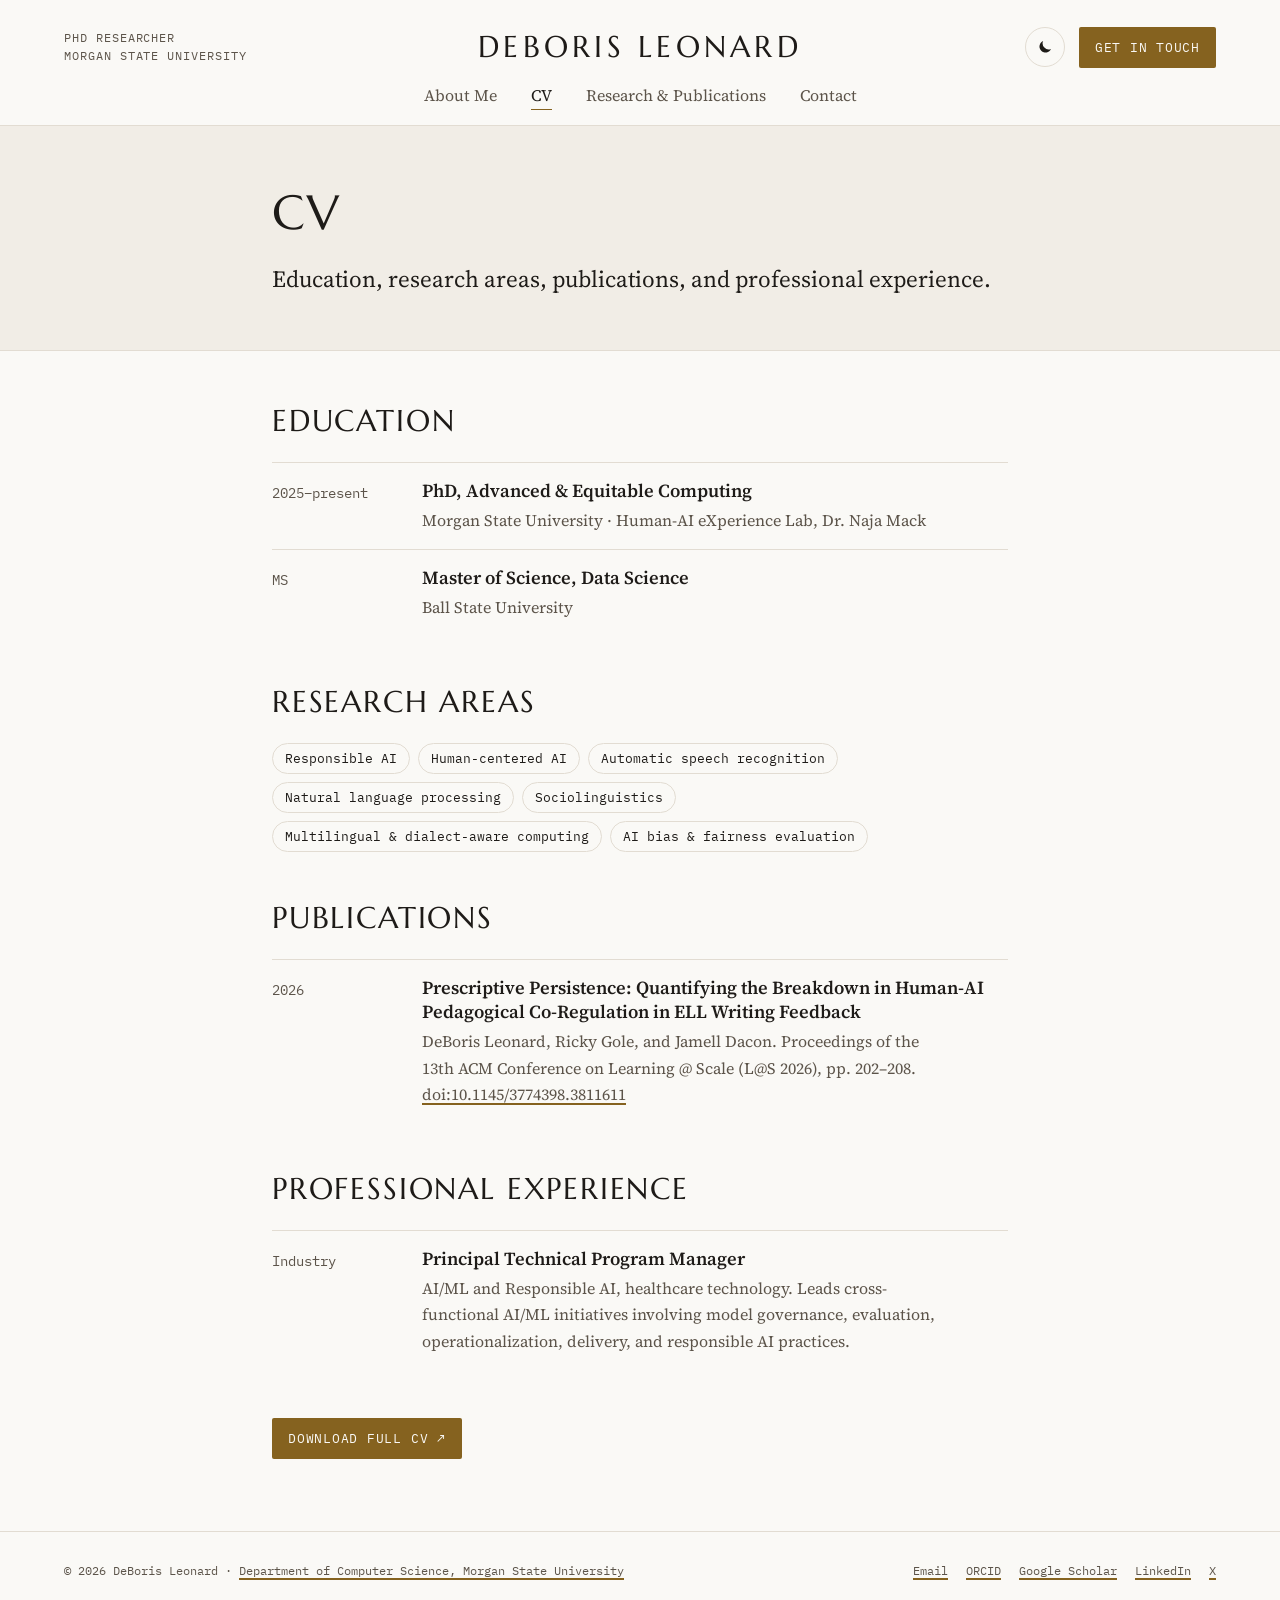
<file: cv.html>
<!doctype html>
<html lang="en">
<head>
<meta charset="utf-8">
<meta name="viewport" content="width=device-width, initial-scale=1, viewport-fit=cover">
<meta name="color-scheme" content="light dark">
<title>CV · DeBoris Leonard</title>
<meta name="description" content="DeBoris Leonard, PhD researcher in responsible AI and human-centered language technology at Morgan State University.">
<link rel="preconnect" href="https://fonts.googleapis.com">
<link rel="preconnect" href="https://fonts.gstatic.com" crossorigin>
<link rel="stylesheet" href="https://fonts.googleapis.com/css2?family=IBM+Plex+Mono:wght@400;500&family=Marcellus&family=Source+Serif+4:ital,opsz,wght@0,8..60,400;0,8..60,600;1,8..60,400&display=swap">
<link rel="stylesheet" href="style.css">
<script>try{var t=localStorage.getItem('theme');if(t==='light'||t==='dark')document.documentElement.setAttribute('data-theme',t)}catch(e){}</script>
</head>
<body>
<header class="site-header">
  <div class="bar">
    <div class="affil">PhD Researcher<br>Morgan State University</div>
    <a class="name" href="./">DeBoris Leonard</a>
    <div class="cta-wrap"><button class="theme-btn" type="button" id="theme-btn" aria-label="Switch to dark mode"><svg class="i-moon" viewBox="0 0 24 24" aria-hidden="true"><path d="M20 14.5A8 8 0 0 1 9.5 4a8 8 0 1 0 10.5 10.5z"/></svg><svg class="i-sun" viewBox="0 0 24 24" aria-hidden="true"><circle cx="12" cy="12" r="4.2"/><path d="M12 2.5v2.2M12 19.3v2.2M2.5 12h2.2M19.3 12h2.2M5.3 5.3l1.6 1.6M17.1 17.1l1.6 1.6M5.3 18.7l1.6-1.6M17.1 6.9l1.6-1.6"/></svg></button><a class="btn" href="contact.html">Get in touch</a></div>
    <button class="menu-btn" type="button" aria-controls="site-nav" aria-expanded="false" aria-label="Open menu"><span></span><span></span></button>
  </div>
  <nav class="nav" id="site-nav" aria-label="Primary">
    <ul><li><a href="about.html">About Me</a></li><li><a href="cv.html" aria-current="page">CV</a></li><li><a href="research.html">Research &amp; Publications</a></li><li><a href="contact.html">Contact</a></li></ul>
    <div class="mobile-extra"><a href="contact.html#email">Email</a><a href="https://orcid.org/0009-0004-9629-7896">ORCID</a><a href="https://scholar.google.com/citations?user=uia6FFUAAAAJ">Google Scholar</a><a href="https://www.linkedin.com/in/deboris-leonard-57173354">LinkedIn</a><a href="https://x.com/Phrozen_Ten">X</a></div>
  </nav>
</header>
<section class="hero-band"><div class="hero-inner">
<h1>CV</h1>
<p class="lede">Education, research areas, publications, and professional experience.</p>
</div></section>
<main>
<section class="cv-block" aria-labelledby="edu-h">
  <h2 id="edu-h">Education</h2>
  <div class="cv-row"><span class="yr">2025–present</span><div><h3>PhD, Advanced &amp; Equitable Computing</h3><p>Morgan State University · Human-AI eXperience Lab, Dr. Naja Mack</p></div></div>
  <div class="cv-row"><span class="yr">MS</span><div><h3>Master of Science, Data Science</h3><p>Ball State University</p></div></div>
</section>
<section class="cv-block" aria-labelledby="areas-h">
  <h2 id="areas-h">Research areas</h2>
  <ul class="chips">
    <li>Responsible AI</li><li>Human-centered AI</li><li>Automatic speech recognition</li><li>Natural language processing</li><li>Sociolinguistics</li><li>Multilingual &amp; dialect-aware computing</li><li>AI bias &amp; fairness evaluation</li>
  </ul>
</section>
<section class="cv-block" aria-labelledby="pubs-h">
  <h2 id="pubs-h">Publications</h2>
  <div class="cv-row"><span class="yr">2026</span><div><h3>Prescriptive Persistence: Quantifying the Breakdown in Human-AI Pedagogical Co-Regulation in ELL Writing Feedback</h3><p>DeBoris Leonard, Ricky Gole, and Jamell Dacon. Proceedings of the 13th ACM Conference on Learning @ Scale (L@S 2026), pp. 202–208. <a href="https://dl.acm.org/doi/10.1145/3774398.3811611">doi:10.1145/3774398.3811611</a></p></div></div>
</section>
<section class="cv-block" aria-labelledby="exp-h">
  <h2 id="exp-h">Professional experience</h2>
  <div class="cv-row"><span class="yr">Industry</span><div><h3>Principal Technical Program Manager</h3><p>AI/ML and Responsible AI, healthcare technology. Leads cross-functional AI/ML initiatives involving model governance, evaluation, operationalization, delivery, and responsible AI practices.</p></div></div>
</section>
<section class="cv-block">
  <a class="btn" href="DeBorisLeonard-CV.pdf">Download full CV ↗</a>
</section>
</main>
<footer class="site-footer">
  <div class="inner">
    <span>© 2026 DeBoris Leonard · <a href="https://www.morgan.edu/scmns/computerscience">Department of Computer Science, Morgan State University</a></span>
    <span class="links"><a href="contact.html#email">Email</a><a href="https://orcid.org/0009-0004-9629-7896">ORCID</a><a href="https://scholar.google.com/citations?user=uia6FFUAAAAJ">Google Scholar</a><a href="https://www.linkedin.com/in/deboris-leonard-57173354">LinkedIn</a><a href="https://x.com/Phrozen_Ten">X</a><button type="button" class="linklike" id="theme-reset" hidden>Use device setting</button></span>
  </div>
</footer>
<script src="nav.js"></script>
</body>
</html>
</file>
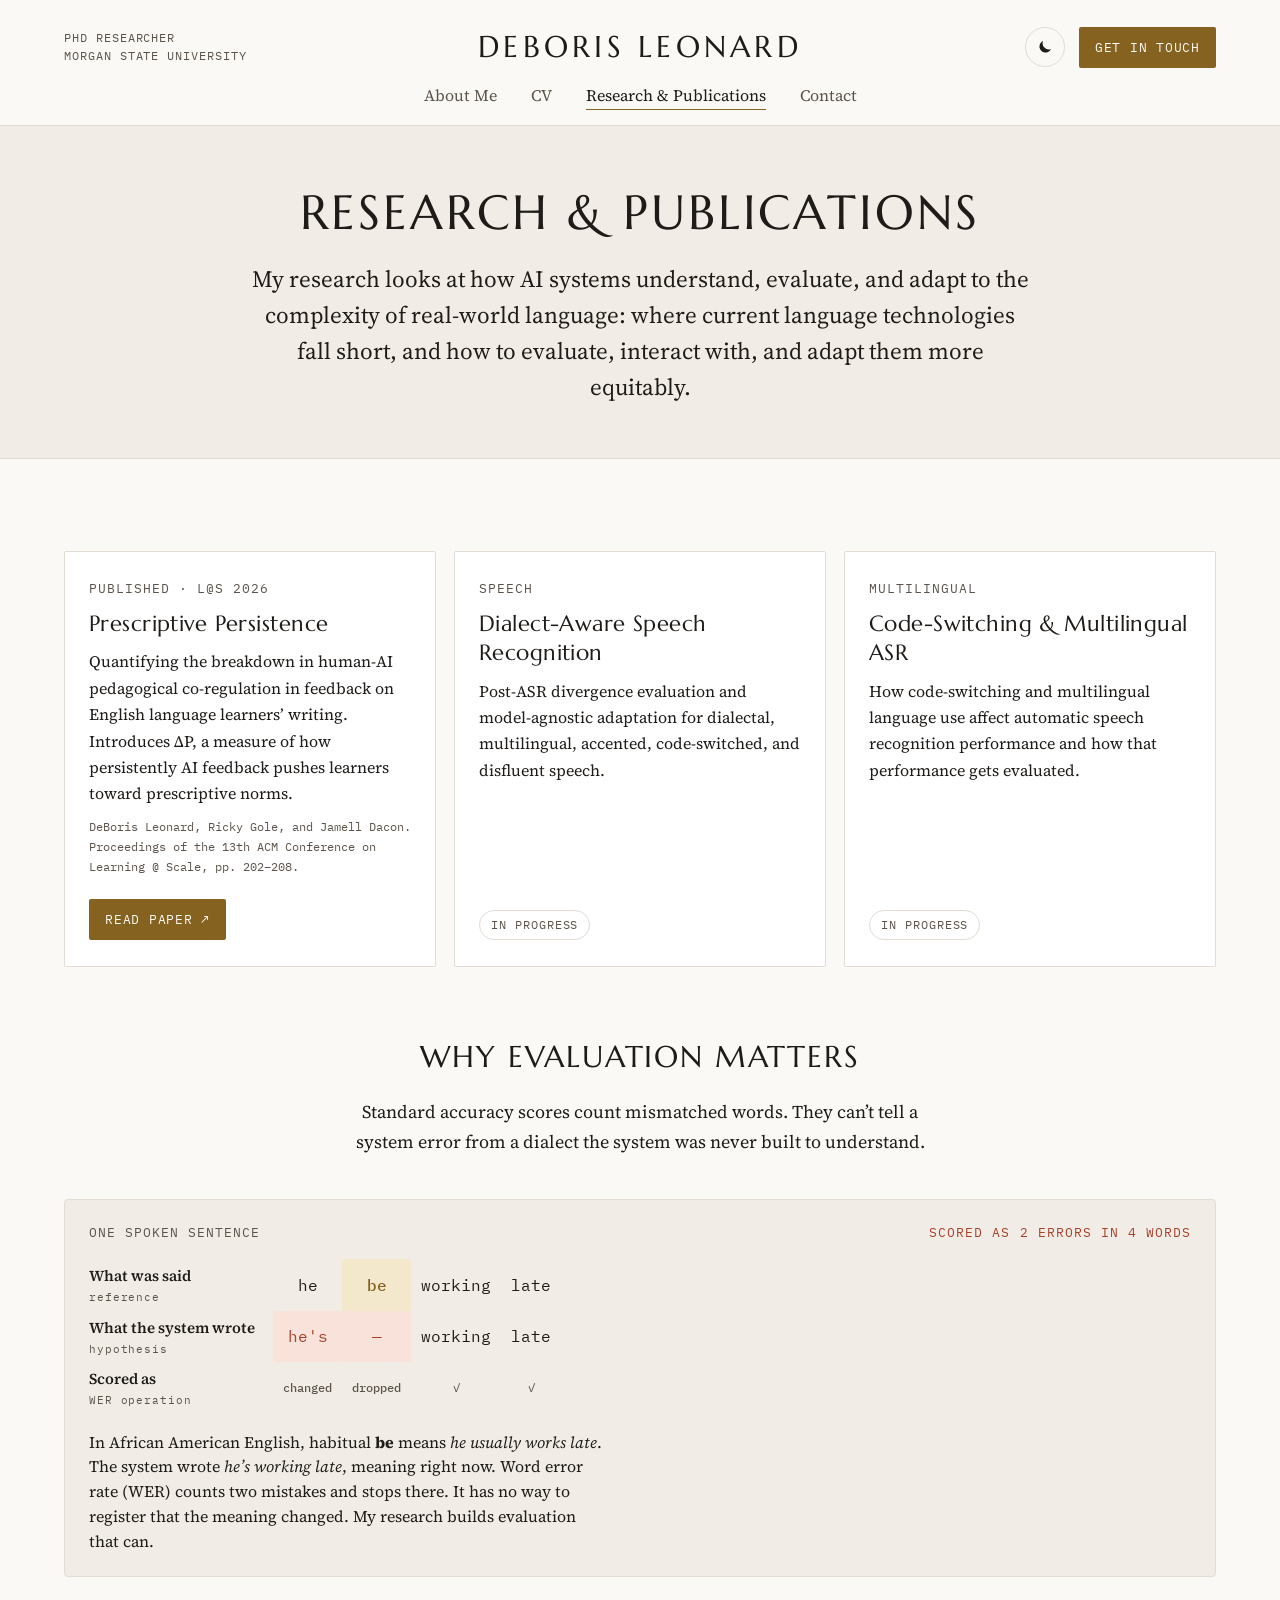
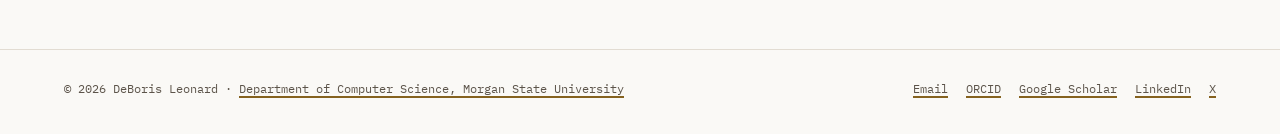
<file: research.html>
<!doctype html>
<html lang="en">
<head>
<meta charset="utf-8">
<meta name="viewport" content="width=device-width, initial-scale=1, viewport-fit=cover">
<meta name="color-scheme" content="light dark">
<title>Research & Publications · DeBoris Leonard</title>
<meta name="description" content="DeBoris Leonard, PhD researcher in responsible AI and human-centered language technology at Morgan State University.">
<link rel="preconnect" href="https://fonts.googleapis.com">
<link rel="preconnect" href="https://fonts.gstatic.com" crossorigin>
<link rel="stylesheet" href="https://fonts.googleapis.com/css2?family=IBM+Plex+Mono:wght@400;500&family=Marcellus&family=Source+Serif+4:ital,opsz,wght@0,8..60,400;0,8..60,600;1,8..60,400&display=swap">
<link rel="stylesheet" href="style.css">
<script>try{var t=localStorage.getItem('theme');if(t==='light'||t==='dark')document.documentElement.setAttribute('data-theme',t)}catch(e){}</script>
</head>
<body>
<header class="site-header">
  <div class="bar">
    <div class="affil">PhD Researcher<br>Morgan State University</div>
    <a class="name" href="./">DeBoris Leonard</a>
    <div class="cta-wrap"><button class="theme-btn" type="button" id="theme-btn" aria-label="Switch to dark mode"><svg class="i-moon" viewBox="0 0 24 24" aria-hidden="true"><path d="M20 14.5A8 8 0 0 1 9.5 4a8 8 0 1 0 10.5 10.5z"/></svg><svg class="i-sun" viewBox="0 0 24 24" aria-hidden="true"><circle cx="12" cy="12" r="4.2"/><path d="M12 2.5v2.2M12 19.3v2.2M2.5 12h2.2M19.3 12h2.2M5.3 5.3l1.6 1.6M17.1 17.1l1.6 1.6M5.3 18.7l1.6-1.6M17.1 6.9l1.6-1.6"/></svg></button><a class="btn" href="contact.html">Get in touch</a></div>
    <button class="menu-btn" type="button" aria-controls="site-nav" aria-expanded="false" aria-label="Open menu"><span></span><span></span></button>
  </div>
  <nav class="nav" id="site-nav" aria-label="Primary">
    <ul><li><a href="about.html">About Me</a></li><li><a href="cv.html">CV</a></li><li><a href="research.html" aria-current="page">Research &amp; Publications</a></li><li><a href="contact.html">Contact</a></li></ul>
    <div class="mobile-extra"><a href="contact.html#email">Email</a><a href="https://orcid.org/0009-0004-9629-7896">ORCID</a><a href="https://scholar.google.com/citations?user=uia6FFUAAAAJ">Google Scholar</a><a href="https://www.linkedin.com/in/deboris-leonard-57173354">LinkedIn</a><a href="https://x.com/Phrozen_Ten">X</a></div>
  </nav>
</header>
<section class="hero-band"><div class="hero-inner wide">
<div class="centered">
  <h1>Research &amp; Publications</h1>
  <p class="lede">My research looks at how AI systems understand, evaluate, and adapt to the complexity of real-world language: where current language technologies fall short, and how to evaluate, interact with, and adapt them more equitably.</p>
</div>
</div></section>
<main class="wide">
<div class="cards">
  <article class="card">
    <span class="label">Published · L@S 2026</span>
    <h3>Prescriptive Persistence</h3>
    <p>Quantifying the breakdown in human-AI pedagogical co-regulation in feedback on English language learners’ writing. Introduces ΔP, a measure of how persistently AI feedback pushes learners toward prescriptive norms.</p>
    <p class="meta">DeBoris Leonard, Ricky Gole, and Jamell Dacon. Proceedings of the 13th ACM Conference on Learning @ Scale, pp. 202–208.</p>
    <div class="foot"><a class="btn" href="https://dl.acm.org/doi/10.1145/3774398.3811611">Read paper ↗</a></div>
  </article>
  <article class="card">
    <span class="label">Speech</span>
    <h3>Dialect-Aware Speech Recognition</h3>
    <p>Post-ASR divergence evaluation and model-agnostic adaptation for dialectal, multilingual, accented, code-switched, and disfluent speech.</p>
    <div class="foot"><span class="status">In progress</span></div>
  </article>
  <article class="card">
    <span class="label">Multilingual</span>
    <h3>Code-Switching &amp; Multilingual ASR</h3>
    <p>How code-switching and multilingual language use affect automatic speech recognition performance and how that performance gets evaluated.</p>
    <div class="foot"><span class="status">In progress</span></div>
  </article>
</div>

<section class="example" aria-labelledby="ex-h">
  <div class="centered">
    <h2 id="ex-h">Why evaluation matters</h2>
    <p>Standard accuracy scores count mismatched words. They can’t tell a system error from a dialect the system was never built to understand.</p>
  </div>
  <figure class="align" aria-labelledby="align-cap">
    <div class="align-head">
      <span class="label">One spoken sentence</span>
      <span class="label" style="color:var(--loss)">Scored as 2 errors in 4 words</span>
    </div>
    <div class="rows">
      <table>
        <tbody>
          <tr><th scope="row" class="plain">What was said<span class="tech">reference</span></th><td>he</td><td class="hit">be</td><td>working</td><td>late</td></tr>
          <tr><th scope="row" class="plain">What the system wrote<span class="tech">hypothesis</span></th><td class="s">he's</td><td class="d">—</td><td>working</td><td>late</td></tr>
          <tr class="ops"><th scope="row" class="plain">Scored as<span class="tech">WER operation</span></th><td class="s">changed</td><td class="d">dropped</td><td>✓</td><td>✓</td></tr>
        </tbody>
      </table>
    </div>
    <p id="align-cap">In African American English, habitual <strong>be</strong> means <em>he usually works late</em>. The system wrote <em>he’s working late</em>, meaning right now. Word error rate (WER) counts two mistakes and stops there. It has no way to register that the meaning changed. My research builds evaluation that can.</p>
  </figure>
</section>
</main>
<footer class="site-footer">
  <div class="inner">
    <span>© 2026 DeBoris Leonard · <a href="https://www.morgan.edu/scmns/computerscience">Department of Computer Science, Morgan State University</a></span>
    <span class="links"><a href="contact.html#email">Email</a><a href="https://orcid.org/0009-0004-9629-7896">ORCID</a><a href="https://scholar.google.com/citations?user=uia6FFUAAAAJ">Google Scholar</a><a href="https://www.linkedin.com/in/deboris-leonard-57173354">LinkedIn</a><a href="https://x.com/Phrozen_Ten">X</a><button type="button" class="linklike" id="theme-reset" hidden>Use device setting</button></span>
  </div>
</footer>
<script src="nav.js"></script>
</body>
</html>
</file>
<file: style.css>
/* Layout: his Squarespace structure (centered name, nav row, centered content, card row on Research) with a raised hero panel per page.
   Light paper by default; charcoal & brass when the visitor's device prefers dark. Brass = accent / 'preserved'; coral = what the system dropped. */
:root {
  --bg: #FAF9F6;
  --surface: #F1EDE6;
  --ink: #1E1B18;
  --muted: #5C544A;
  --rule: #E2DCD2;
  --sand: #FFFFFF;
  --sand-ink: #1E1B18;
  --sand-muted: #5C544A;
  --keep: #85621F;
  --keep-hi: #6E5018;
  --keep-bg: #F3E7CC;
  --loss: #A9402A;
  --loss-bg: #F8E2DA;
  --spec: #A47B2E;
  --display: "Marcellus", "Optima", "Palatino Linotype", Georgia, serif;
  --body: "Source Serif 4", Georgia, "Times New Roman", serif;
  --mono: "IBM Plex Mono", ui-monospace, Menlo, Consolas, monospace;
  color-scheme: light;
}
@media (prefers-color-scheme: dark) {
  :root:not([data-theme="light"]) {
    --bg: #12100E; --surface: #1C1916; --ink: #EEE7DC; --muted: #A79C8C; --rule: #2F2A24;
    --sand: #221E1A; --sand-ink: #EEE7DC; --sand-muted: #A79C8C;
    --keep: #CDAA6A; --keep-hi: #DDBF85; --keep-bg: #352B19; --loss: #E58B74; --loss-bg: #3A221B;
    --spec: #CDAA6A; color-scheme: dark;
  }
}
:root[data-theme="dark"] {
    --bg: #12100E; --surface: #1C1916; --ink: #EEE7DC; --muted: #A79C8C; --rule: #2F2A24;
    --sand: #221E1A; --sand-ink: #EEE7DC; --sand-muted: #A79C8C;
    --keep: #CDAA6A; --keep-hi: #DDBF85; --keep-bg: #352B19; --loss: #E58B74; --loss-bg: #3A221B;
    --spec: #CDAA6A; color-scheme: dark;
}
* { box-sizing: border-box; }
html, body { background: var(--bg); color: var(--ink); }
body {
  margin: 0; font-family: var(--body); font-size: 1.125rem; line-height: 1.65;
  padding-inline: 20px; min-height: 100vh; display: flex; flex-direction: column;
}
img { max-width: 100%; }
a { color: inherit; text-decoration-color: var(--keep); text-underline-offset: 3px; text-decoration-thickness: 1.5px; }
a:hover { color: var(--keep); }
a:focus-visible, button:focus-visible, input:focus-visible, textarea:focus-visible, select:focus-visible { outline: 2px solid var(--keep); outline-offset: 3px; }
p { margin: 0 0 1em; max-width: 65ch; }
[hidden] { display: none !important; }

/* ---------- header ---------- */
.site-header {
  position: sticky; top: env(safe-area-inset-top, 0px); z-index: 10;
  background: var(--bg); border-bottom: 1px solid var(--rule);
  margin-inline: -20px; padding-inline: 20px;
}
.bar { max-width: 72rem; margin-inline: auto; display: grid; grid-template-columns: 1fr auto 1fr; align-items: center; gap: 16px; padding-block: 22px 10px; }
.social { display: flex; flex-wrap: wrap; gap: 6px 16px; font-family: var(--mono); font-size: .8rem; letter-spacing: .04em; }
.social a { text-decoration: none; color: var(--muted); }
.social a:hover { color: var(--ink); }
.name { font-family: var(--display); font-size: clamp(1.4rem, 3vw, 1.9rem); letter-spacing: .14em; text-transform: uppercase; text-decoration: none; white-space: nowrap; }
.name:hover { color: var(--ink); }
.cta-wrap { display: flex; justify-content: flex-end; }
.btn { display: inline-flex; align-items: center; gap: 8px; font-family: var(--mono); font-size: .8rem; letter-spacing: .06em; text-transform: uppercase; text-decoration: none; color: var(--bg); background: var(--keep); padding: 10px 16px; border: 0; border-radius: 2px; cursor: pointer; }
.btn:hover { color: var(--bg); background: var(--keep-hi); }
.btn.ghost { background: transparent; color: var(--ink); border: 1px solid var(--rule); }
.btn.ghost:hover { border-color: var(--keep); color: var(--keep); }
.nav { max-width: 72rem; margin-inline: auto; padding-block: 0 16px; }
.nav ul { list-style: none; margin: 0; padding: 0; display: flex; justify-content: center; flex-wrap: wrap; gap: 6px 34px; font-family: var(--body); font-size: 1rem; }
.nav a { text-decoration: none; color: var(--muted); padding-bottom: 3px; border-bottom: 1px solid transparent; }
.nav a:hover { color: var(--ink); }
.nav a[aria-current="page"] { color: var(--ink); border-bottom-color: var(--keep); }
.menu-btn { display: none; background: none; border: 0; color: var(--ink); padding: 8px; cursor: pointer; justify-self: end; }
.menu-btn span { display: block; width: 30px; height: 1.5px; background: currentColor; margin: 7px 0; }

@media (max-width: 760px) {
  .bar { grid-template-columns: 1fr auto auto; padding-block: 18px; gap: 6px; }
  .affil, .cta-wrap .btn { display: none; }
  .name { justify-self: start; }
  .menu-btn { display: block; }
  .nav { display: none; padding-block: 4px 22px; }
  .nav.open { display: block; }
  .nav ul { flex-direction: column; align-items: flex-start; gap: 14px; font-size: 1.3rem; }
  .nav .mobile-extra { display: flex; }
}
.nav .mobile-extra { display: none; gap: 18px; margin-top: 22px; font-family: var(--mono); font-size: .8rem; flex-wrap: wrap; }

/* ---------- page ---------- */
main { flex: 1; width: 100%; max-width: 46rem; margin-inline: auto; padding-block: 52px 72px; }
.hero-band { background: var(--surface); border-bottom: 1px solid var(--rule); margin-inline: -20px; padding-inline: 20px; }
.hero-inner { max-width: 46rem; margin-inline: auto; padding-block: 60px 52px; }
.hero-inner.wide { max-width: 72rem; }
.hero-inner > :last-child { margin-bottom: 0; }
.hero-inner .centered p:last-child { margin-bottom: 0; }
main.wide { max-width: 72rem; }
.centered { text-align: center; }
.centered p { margin-inline: auto; }
.kicker { font-family: var(--mono); font-size: .82rem; letter-spacing: .1em; text-transform: uppercase; color: var(--muted); margin: 0 0 14px; }
h1, h2 { font-family: var(--display); font-weight: 400; letter-spacing: .06em; text-transform: uppercase; text-wrap: balance; }
h1 { font-size: clamp(2rem, 5vw, 3rem); line-height: 1.1; margin: 0 0 24px; }
h2 { font-size: clamp(1.4rem, 3vw, 1.9rem); line-height: 1.2; margin: 0 0 22px; }
h3 { font-family: var(--body); font-weight: 600; font-size: 1.15rem; line-height: 1.35; margin: 0; }
.tagline { font-size: clamp(1.1rem, 2.4vw, 1.35rem); color: var(--muted); margin-bottom: 18px; }
.lede { font-size: clamp(1.2rem, 2.6vw, 1.45rem); line-height: 1.55; }
.section { margin-top: 64px; }

/* ---------- ASR alignment figure ---------- */
.align { margin: 48px 0 0; background: var(--surface); border: 1px solid var(--rule); border-radius: 4px; padding: 22px 24px; display: grid; gap: 16px; text-align: left; min-width: 0; }
.align-head { display: flex; justify-content: space-between; flex-wrap: wrap; gap: 4px 16px; }
.label { font-family: var(--mono); font-size: .8rem; letter-spacing: .08em; text-transform: uppercase; color: var(--muted); }
.rows { overflow-x: auto; }
.rows table { border-collapse: collapse; font-family: var(--mono); font-size: 1rem; }
.rows th { text-align: left; font-weight: 500; font-size: .72rem; letter-spacing: .08em; color: var(--muted); padding: 4px 18px 4px 0; }
.rows td { padding: 4px 10px; text-align: center; white-space: nowrap; }
.rows tr.ops td { font-size: .72rem; color: var(--muted); }
.rows .s, .rows .d { color: var(--loss); background: var(--loss-bg); border-radius: 2px; }
.rows .hit { color: var(--keep); background: var(--keep-bg); border-radius: 2px; font-weight: 500; }
.rows tr.ops .s, .rows tr.ops .d { background: none; font-weight: 500; }
.align p { margin: 0; font-size: 1rem; line-height: 1.55; }

/* ---------- now list (home) ---------- */
.now { list-style: none; padding: 0; margin: 0; display: grid; gap: 0; text-align: left; }
.now li { display: grid; grid-template-columns: 8rem 1fr; gap: 4px 22px; padding-block: 18px; border-top: 1px solid var(--rule); }
.now li:last-child { border-bottom: 1px solid var(--rule); }
.now .label { padding-top: 4px; }
.now p { margin: 4px 0 0; font-size: 1.02rem; }
@media (max-width: 560px) { .now li { grid-template-columns: 1fr; } }

/* ---------- about ---------- */
.about-top { display: grid; grid-template-columns: 1fr 15rem; gap: 32px 44px; align-items: start; }
@media (max-width: 680px) { .about-top { grid-template-columns: 1fr; } }
.portrait { width: 100%; height: auto; max-width: 15rem; aspect-ratio: 1; border-radius: 2px; object-fit: cover; background: var(--surface); border: 1px solid var(--rule); display: grid; place-items: center; font-family: var(--display); font-size: 3.4rem; letter-spacing: .1em; color: var(--muted); }
blockquote { margin: 0 0 8px; padding-left: 18px; border-left: 2px solid var(--keep); font-style: italic; font-size: 1.15rem; max-width: 60ch; }
blockquote cite { display: block; font-style: normal; font-family: var(--mono); font-size: .78rem; color: var(--muted); margin-top: 8px; }

/* ---------- research cards ---------- */
.cards { display: grid; grid-template-columns: repeat(auto-fit, minmax(17rem, 1fr)); gap: 18px; margin-top: 40px; }
.card { border: 1px solid var(--rule); background: var(--sand); color: var(--sand-ink); border-radius: 2px; padding: 26px 24px; display: flex; flex-direction: column; gap: 10px; min-width: 0; }
.card .label { color: var(--sand-muted); }
.card h3 { font-family: var(--display); font-weight: 400; font-size: 1.35rem; letter-spacing: .02em; }
.card p { font-size: 1rem; margin: 0; }
.card .meta { font-family: var(--mono); font-size: .76rem; color: var(--sand-muted); }
.card .foot { margin-top: auto; padding-top: 12px; display: flex; flex-wrap: wrap; gap: 8px 16px; align-items: center; }
.status { font-family: var(--mono); font-size: .74rem; letter-spacing: .08em; text-transform: uppercase; color: var(--sand-muted); border: 1px solid var(--rule); border-radius: 999px; padding: 4px 11px; }

/* ---------- cv ---------- */
.cv-block { margin-top: 48px; }
.cv-block:first-of-type { margin-top: 0; }
.cv-row { display: grid; grid-template-columns: 8rem 1fr; gap: 4px 22px; padding-block: 16px; border-top: 1px solid var(--rule); }
.cv-row .yr { font-family: var(--mono); font-size: .85rem; color: var(--muted); padding-top: 3px; font-variant-numeric: tabular-nums; }
.cv-row p { margin: 3px 0 0; font-size: 1rem; color: var(--muted); }
@media (max-width: 560px) { .cv-row { grid-template-columns: 1fr; } }
.chips { display: flex; flex-wrap: wrap; gap: 8px; list-style: none; padding: 0; margin: 0; }
.chips li { font-family: var(--mono); font-size: .8rem; border: 1px solid var(--rule); border-radius: 999px; padding: 4px 12px; }

/* ---------- contact ---------- */
form { display: grid; gap: 20px; margin-top: 34px; }
.field-row { display: grid; grid-template-columns: 1fr 1fr; gap: 20px; }
@media (max-width: 560px) { .field-row { grid-template-columns: 1fr; } }
.field { display: grid; gap: 6px; min-width: 0; }
.field label, fieldset legend { font-family: var(--mono); font-size: .76rem; letter-spacing: .06em; text-transform: uppercase; color: var(--muted); }
.req { color: var(--keep); }
input, textarea, select { font: inherit; font-size: 1rem; color: var(--ink); background: var(--surface); border: 1px solid var(--rule); border-radius: 2px; padding: 11px 12px; width: 100%; }
textarea { min-height: 9rem; resize: vertical; }
fieldset { border: 0; padding: 0; margin: 0; display: grid; gap: 10px; }
.choices { display: flex; flex-wrap: wrap; gap: 10px; }
.choices label { display: inline-flex; align-items: center; gap: 8px; border: 1px solid var(--rule); border-radius: 999px; padding: 6px 14px; font-size: .95rem; cursor: pointer; text-transform: none; letter-spacing: 0; font-family: var(--body); color: var(--ink); }
.choices input { width: auto; accent-color: var(--keep); }
.form-note { font-family: var(--mono); font-size: .82rem; color: var(--keep); margin: 0; }

/* ---------- footer ---------- */
.site-footer { border-top: 1px solid var(--rule); margin-inline: -20px; padding-inline: 20px; }
.site-footer .inner { max-width: 72rem; margin-inline: auto; padding-block: 28px 36px; display: flex; flex-wrap: wrap; justify-content: space-between; gap: 12px 24px; font-family: var(--mono); font-size: .78rem; color: var(--muted); }
.site-footer a { color: var(--muted); }
.site-footer a:hover { color: var(--ink); }
.site-footer .links { display: flex; flex-wrap: wrap; gap: 8px 18px; }
main > .align:first-child { margin-top: 0; }

/* ---------- hero illustration ---------- */
.hero-grid { display: grid; gap: 34px; }
.illo { margin: 0; display: grid; gap: 10px; }
.illo svg { width: 100%; height: auto; display: block; overflow: visible; }
.illo .spec { fill: var(--spec); }
.illo .wave { fill: none; stroke: var(--ink); stroke-width: 1.4; stroke-linejoin: round; }
.illo .guide { stroke: var(--muted); stroke-width: 1; stroke-dasharray: 2 4; opacity: .7; }
.illo .word { font-family: var(--display); font-size: 34px; fill: var(--ink); letter-spacing: .02em; }
.illo .word.key { fill: var(--keep); }
.illo .bracket { fill: none; stroke: var(--keep); stroke-width: 1.5; }
.illo .note { font-family: var(--mono); font-size: 19px; fill: var(--keep); letter-spacing: .04em; }
.illo .note.sub { fill: var(--muted); }
.illo figcaption { font-size: .98rem; color: var(--muted); text-align: center; max-width: 52ch; margin-inline: auto; }
.hero-actions { display: flex; flex-wrap: wrap; justify-content: center; gap: 12px; margin-top: 22px; }
.who { font-family: var(--mono); font-size: .82rem; letter-spacing: .08em; text-transform: uppercase; color: var(--keep); margin: 0 0 12px; }

/* ---------- plain-language example (research page) ---------- */
.example { margin-top: 72px; display: grid; gap: 18px; }
.example .align { margin-top: 6px; }
.rows th.plain { font-family: var(--body); font-size: .95rem; letter-spacing: 0; color: var(--ink); text-transform: none; font-weight: 600; }
.rows th .tech { display: block; font-family: var(--mono); font-size: .7rem; letter-spacing: .08em; color: var(--muted); font-weight: 400; }

/* ---------- direct contact ---------- */
.direct { display: grid; grid-template-columns: repeat(auto-fit, minmax(14rem, 1fr)); gap: 18px; margin-top: 30px; }
.direct > div { border: 1px solid var(--rule); border-radius: 2px; padding: 16px 18px; min-width: 0; overflow-wrap: anywhere; }
.direct a { font-size: 1.05rem; }

/* voice-to-language illustration */
.illo .ring { fill: none; stroke: var(--ink); stroke-width: 1.4; }
.illo .ring.faint { stroke-opacity: .35; }
.illo .core { fill: var(--keep); }
.illo .bar { stroke: var(--keep); stroke-width: 3; stroke-linecap: round; }
.illo .flow { fill: none; stroke: var(--keep); stroke-width: 1.6; stroke-linecap: round; }
.illo .edge { stroke: var(--muted); stroke-width: 1; }
.illo .node { fill: var(--surface); stroke: var(--ink); stroke-width: 1.5; }
.illo .chip { fill: var(--bg); stroke: var(--keep); stroke-width: 1.4; }
.illo .chip-text { font-family: var(--body); font-size: 19px; fill: var(--ink); }

/* copyable email */
.copy-line { display: flex; flex-wrap: wrap; align-items: center; gap: 8px 12px; }
.copy-btn { font-family: var(--mono); font-size: .75rem; letter-spacing: .06em; text-transform: uppercase; color: var(--ink); background: transparent; border: 1px solid var(--rule); border-radius: 2px; padding: 4px 10px; cursor: pointer; }
.copy-btn:hover { border-color: var(--keep); color: var(--keep); }

.affil { font-family: var(--mono); font-size: .74rem; letter-spacing: .08em; text-transform: uppercase; line-height: 1.5; color: var(--muted); }
@media (min-width: 761px) { .who { display: none; } }

/* theme toggle */
.cta-wrap { align-items: center; gap: 14px; }
.theme-btn { display: inline-grid; place-items: center; width: 40px; height: 40px; padding: 0; background: transparent; color: var(--ink); border: 1px solid var(--rule); border-radius: 999px; cursor: pointer; }
.theme-btn:hover { border-color: var(--keep); color: var(--keep); }
.theme-btn svg { width: 18px; height: 18px; fill: none; stroke: currentColor; stroke-width: 1.6; stroke-linecap: round; stroke-linejoin: round; }
.theme-btn .i-moon { fill: currentColor; stroke: none; }
.theme-btn .i-sun { display: none; }
.theme-btn.is-dark .i-sun { display: block; }
.theme-btn.is-dark .i-moon { display: none; }
.linklike { font: inherit; color: var(--muted); background: none; border: 0; padding: 0; text-decoration: underline; text-decoration-color: var(--keep); text-underline-offset: 3px; cursor: pointer; }
.linklike:hover { color: var(--ink); }
</file>
